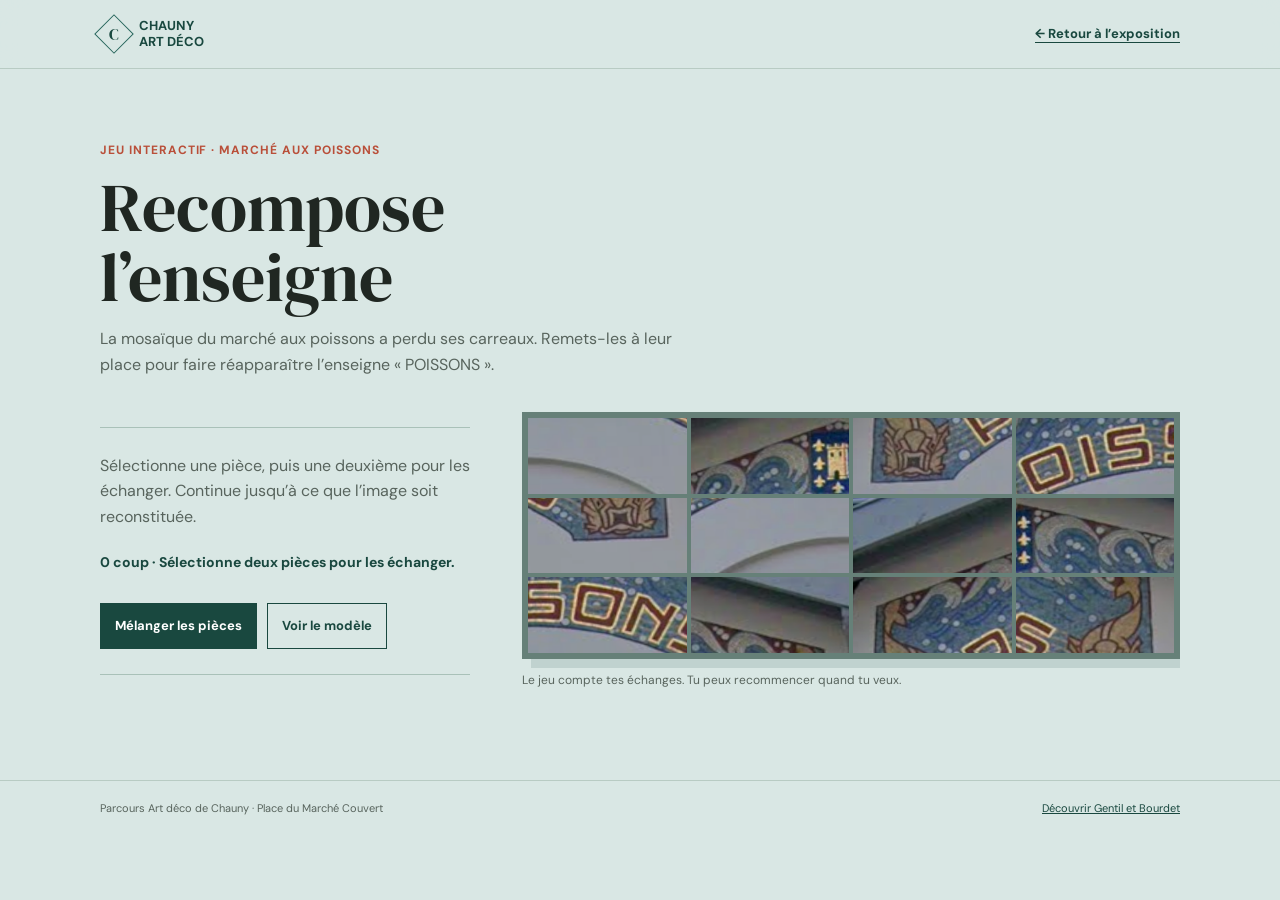
<file: jeu.html>
<!doctype html>
<html lang="fr">
<head>
  <meta charset="utf-8">
  <meta name="viewport" content="width=device-width, initial-scale=1">
  <meta name="theme-color" content="#d9e7e4">
  <meta name="description" content="Recompose la mosaïque du marché aux poissons de Chauny dans ce puzzle interactif.">
  <title>Mini-jeu puzzle | Chauny Art déco</title>
  <link rel="preconnect" href="https://fonts.googleapis.com">
  <link rel="preconnect" href="https://fonts.gstatic.com" crossorigin>
  <link href="https://fonts.googleapis.com/css2?family=DM+Sans:wght@400;500;600;700&family=DM+Serif+Display&display=swap" rel="stylesheet">
  <link rel="stylesheet" href="assets/css/style.css">
  <script defer>
    document.addEventListener('DOMContentLoaded', () => {
      const imageUrl = new URL('assets/images/poissons.png', document.baseURI).href;
      const imageBackground = `url("${imageUrl}")`;
      const board = document.querySelector('#puzzle-board');
      const status = document.querySelector('#puzzle-status');
      const victory = document.querySelector('#victory-message');
      const confettiLayer = document.querySelector('#confetti-layer');
      const pieces = Array.from({length:12}, (_, index) => index);
      const colors = ['#b94f39','#edbd55','#28665d','#fffefa','#466c86'];
      let selectedPiece = null;
      let moves = 0;
      let solved = false;

      function renderPuzzle() {
        board.replaceChildren();
        pieces.forEach((piece, slot) => {
          const tile = document.createElement('button');
          const column = piece % 4;
          const row = Math.floor(piece / 4);
          tile.type = 'button';
          tile.className = 'piece';
          tile.setAttribute('aria-label', `Case ${slot + 1}, pièce ${piece + 1}`);
          tile.setAttribute('aria-pressed', String(selectedPiece === slot));
          tile.style.backgroundImage = imageBackground;
          tile.style.backgroundSize = '400% 300%';
          tile.style.backgroundPosition = `${column / 3 * 100}% ${row / 2 * 100}%`;
          tile.addEventListener('click', () => selectPiece(slot));
          board.append(tile);
        });
      }

      function celebrate() {
        victory.hidden = false;
        victory.textContent = `Bravo ! Tu as reconstitué la mosaïque en ${moves} coups !`;
        confettiLayer.replaceChildren();
        if (window.matchMedia('(prefers-reduced-motion: reduce)').matches) return;
        for (let index = 0; index < 44; index += 1) {
          const confetti = document.createElement('span');
          confetti.className = 'confetti-piece';
          confetti.style.setProperty('--x', `${Math.random() * 100}%`);
          confetti.style.setProperty('--drift', `${Math.random() * 180 - 90}px`);
          confetti.style.setProperty('--duration', `${2.5 + Math.random() * 1.8}s`);
          confetti.style.setProperty('--delay', `${Math.random() * 0.7}s`);
          confetti.style.setProperty('--spin', `${360 + Math.random() * 900}deg`);
          confetti.style.setProperty('--confetti-color', colors[index % colors.length]);
          confettiLayer.append(confetti);
        }
        window.setTimeout(() => confettiLayer.replaceChildren(), 5000);
      }

      function selectPiece(slot) {
        if (solved) return;
        if (selectedPiece === null) {
          selectedPiece = slot;
        } else if (selectedPiece === slot) {
          selectedPiece = null;
        } else {
          [pieces[selectedPiece], pieces[slot]] = [pieces[slot], pieces[selectedPiece]];
          selectedPiece = null;
          moves += 1;
          solved = pieces.every((piece, index) => piece === index);
        }
        renderPuzzle();
        board.classList.toggle('is-solved', solved);
        status.textContent = selectedPiece !== null
          ? 'Pièce sélectionnée. Choisis une autre case pour l’échanger.'
          : `${moves} coup${moves > 1 ? 's' : ''} · Sélectionne deux pièces pour les échanger.`;
        if (solved) celebrate();
      }

      function shufflePuzzle() {
        for (let index = pieces.length - 1; index > 0; index -= 1) {
          const other = Math.floor(Math.random() * (index + 1));
          [pieces[index], pieces[other]] = [pieces[other], pieces[index]];
        }
        if (pieces.every((piece, index) => piece === index)) [pieces[0], pieces[1]] = [pieces[1], pieces[0]];
        selectedPiece = null;
        moves = 0;
        solved = false;
        victory.hidden = true;
        confettiLayer.replaceChildren();
        board.classList.remove('is-solved');
        status.textContent = '0 coup · Sélectionne deux pièces pour les échanger.';
        renderPuzzle();
      }

      document.querySelector('#shuffle-puzzle').addEventListener('click', shufflePuzzle);
      const previewButton = document.querySelector('#preview-puzzle');
      previewButton.addEventListener('click', () => {
        const preview = document.querySelector('#puzzle-preview');
        preview.hidden = !preview.hidden;
        previewButton.setAttribute('aria-expanded', String(!preview.hidden));
        previewButton.textContent = preview.hidden ? 'Voir le modèle' : 'Masquer le modèle';
      });
      document.querySelector('#puzzle-model').src = imageUrl;
      shufflePuzzle();
    });
  </script>
</head>
<body class="page-game">
  <div class="confetti-layer" id="confetti-layer" aria-hidden="true"></div>
  <header class="header"><div class="header-inner">
    <a class="brand" href="index.html" aria-label="Retour à Chauny Art déco"><span class="brand-mark" aria-hidden="true"><span>C</span></span><span>CHAUNY<br>ART DÉCO</span></a>
    <a class="back-link" href="index.html">← Retour à l’exposition</a>
  </div></header>
  <main>
    <section class="intro" aria-labelledby="titre-jeu">
      <p class="eyebrow">Jeu interactif · Marché aux poissons</p>
      <h1 id="titre-jeu">Recompose l’enseigne</h1>
      <p class="intro-copy">La mosaïque du marché aux poissons a perdu ses carreaux. Remets-les à leur place pour faire réapparaître l’enseigne « POISSONS ».</p>
    </section>
    <section class="game-layout" aria-label="Puzzle de la mosaïque">
      <div class="game-info">
        <p class="instructions">Sélectionne une pièce, puis une deuxième pour les échanger. Continue jusqu’à ce que l’image soit reconstituée.</p>
        <p class="status" id="puzzle-status" aria-live="polite">Préparation du puzzle…</p>
        <p class="victory" id="victory-message" role="status" hidden></p>
        <div class="controls">
          <button type="button" id="shuffle-puzzle">Mélanger les pièces</button>
          <button type="button" id="preview-puzzle" aria-expanded="false" aria-controls="puzzle-preview">Voir le modèle</button>
        </div>
      </div>
      <div class="board-wrap">
        <div class="board" id="puzzle-board" aria-label="Puzzle de 12 pièces de la mosaïque POISSONS"></div>
        <p class="hint">Le jeu compte tes échanges. Tu peux recommencer quand tu veux.</p>
        <figure class="preview" id="puzzle-preview" hidden>
          <img id="puzzle-model" alt="Enseigne en mosaïque POISSONS du marché aux poissons de Chauny" width="945" height="376">
          <figcaption>Photo de la mosaïque du marché aux poissons.</figcaption>
        </figure>
      </div>
    </section>
  </main>
  <footer><div class="footer-inner"><span>Parcours Art déco de Chauny · Place du Marché Couvert</span><a href="index.html#ceramistes">Découvrir Gentil et Bourdet</a></div></footer>
</body>
</html>
</file>
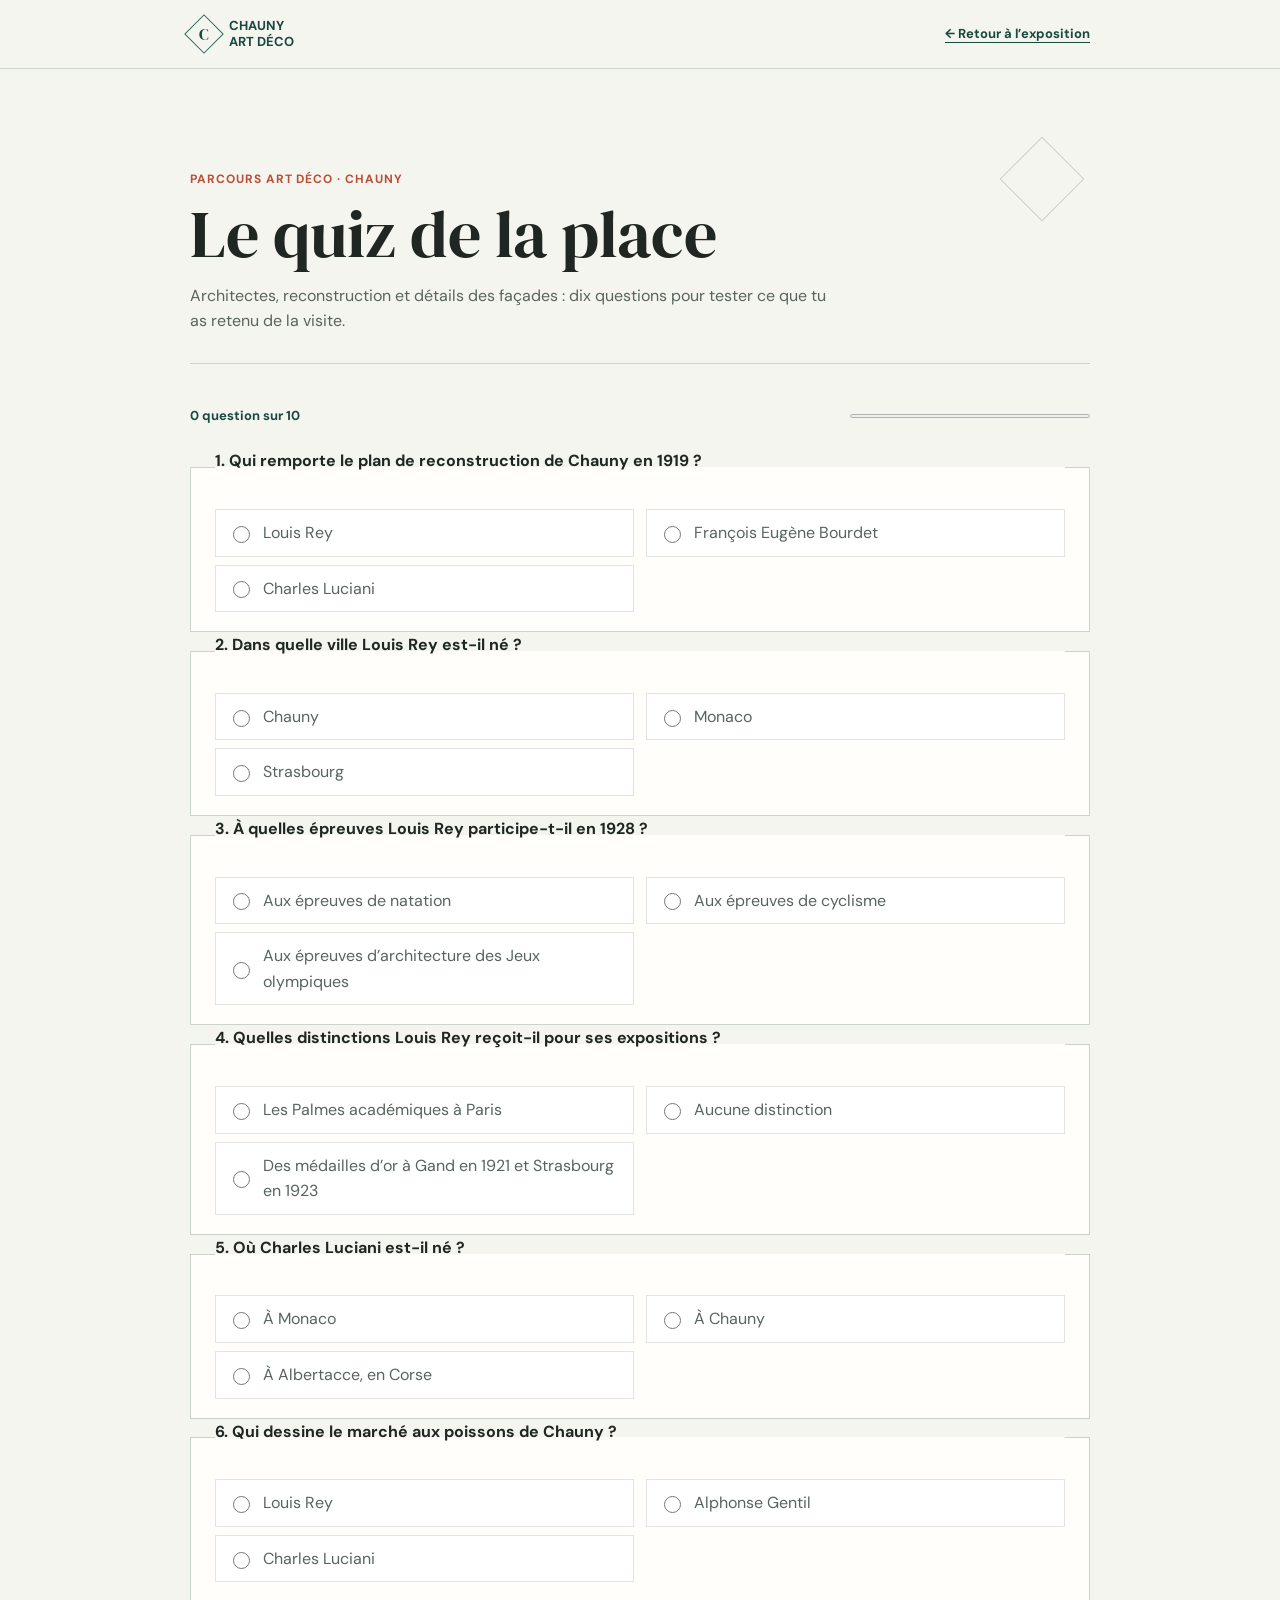
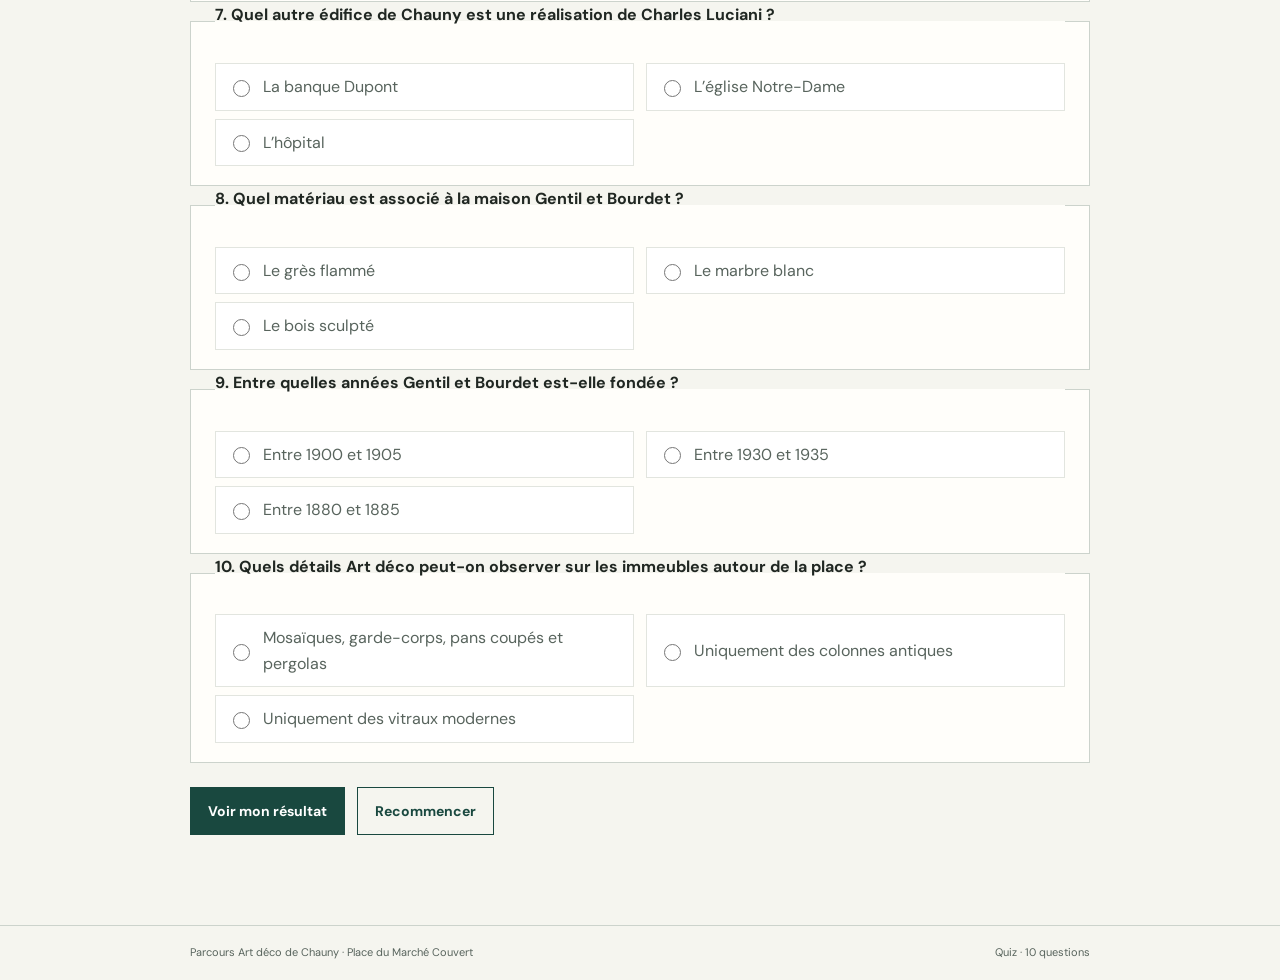
<file: quiz.html>
<!doctype html>
<html lang="fr">
<head>
  <meta charset="utf-8">
  <meta name="viewport" content="width=device-width, initial-scale=1">
  <meta name="theme-color" content="#f5f5ef">
  <meta name="description" content="Teste tes connaissances sur l’Art déco et la reconstruction de Chauny avec ce quiz de dix questions.">
  <title>Quiz Art déco | Chauny</title>
  <link rel="preconnect" href="https://fonts.googleapis.com">
  <link rel="preconnect" href="https://fonts.gstatic.com" crossorigin>
  <link href="https://fonts.googleapis.com/css2?family=DM+Sans:wght@400;500;600;700&family=DM+Serif+Display&display=swap" rel="stylesheet">
  <link rel="stylesheet" href="assets/css/style.css">
  <script defer>
    document.addEventListener('DOMContentLoaded', () => {
      const questions = [
        {text:'Qui remporte le plan de reconstruction de Chauny en 1919 ?',answers:[['rey','Louis Rey'],['luciani','Charles Luciani'],['bourdet','François Eugène Bourdet']],correct:'rey',explanation:'Louis Rey est lauréat du plan de reconstruction de Chauny en 1919.'},
        {text:'Dans quelle ville Louis Rey est-il né ?',answers:[['monaco','Monaco'],['chauny','Chauny'],['strasbourg','Strasbourg']],correct:'monaco',explanation:'Louis Rey est né à Monaco.'},
        {text:'À quelles épreuves Louis Rey participe-t-il en 1928 ?',answers:[['architecture','Aux épreuves d’architecture des Jeux olympiques'],['natation','Aux épreuves de natation'],['cyclisme','Aux épreuves de cyclisme']],correct:'architecture',explanation:'Il participe aux épreuves d’architecture des Jeux olympiques de 1928.'},
        {text:'Quelles distinctions Louis Rey reçoit-il pour ses expositions ?',answers:[['medailles','Des médailles d’or à Gand en 1921 et Strasbourg en 1923'],['palmes','Les Palmes académiques à Paris'],['aucune','Aucune distinction']],correct:'medailles',explanation:'Il reçoit des médailles d’or aux expositions de Gand et de Strasbourg.'},
        {text:'Où Charles Luciani est-il né ?',answers:[['albertacce','À Albertacce, en Corse'],['monaco','À Monaco'],['chauny','À Chauny']],correct:'albertacce',explanation:'Charles Luciani est né à Albertacce, en Corse.'},
        {text:'Qui dessine le marché aux poissons de Chauny ?',answers:[['luciani','Charles Luciani'],['rey','Louis Rey'],['gentil','Alphonse Gentil']],correct:'luciani',explanation:'Le marché aux poissons est conçu par l’architecte Charles Luciani.'},
        {text:'Quel autre édifice de Chauny est une réalisation de Charles Luciani ?',answers:[['notre-dame','L’église Notre-Dame'],['banque','La banque Dupont'],['hopital','L’hôpital']],correct:'notre-dame',explanation:'Parmi ses réalisations à Chauny figurent l’église Notre-Dame, le kiosque à musique et le bâtiment des sociétés.'},
        {text:'Quel matériau est associé à la maison Gentil et Bourdet ?',answers:[['gres','Le grès flammé'],['marbre','Le marbre blanc'],['bois','Le bois sculpté']],correct:'gres',explanation:'Gentil et Bourdet est une manufacture de grès flammés.'},
        {text:'Entre quelles années Gentil et Bourdet est-elle fondée ?',answers:[['1900','Entre 1900 et 1905'],['1880','Entre 1880 et 1885'],['1930','Entre 1930 et 1935']],correct:'1900',explanation:'La manufacture est fondée entre 1900 et 1905.'},
        {text:'Quels détails Art déco peut-on observer sur les immeubles autour de la place ?',answers:[['tous','Mosaïques, garde-corps, pans coupés et pergolas'],['colonnes','Uniquement des colonnes antiques'],['vitraux','Uniquement des vitraux modernes']],correct:'tous',explanation:'La place présente notamment des mosaïques, des garde-corps, des pans coupés et des pergolas.'}
      ];
      const form = document.querySelector('#quiz-form');
      const questionList = document.querySelector('#questions');
      const result = document.querySelector('#quiz-result');
      const progress = document.querySelector('#quiz-progress');
      const progressLabel = document.querySelector('#progress-label');

      questions.forEach((question, index) => {
        const fieldset = document.createElement('fieldset');
        fieldset.className = 'question';
        fieldset.dataset.index = String(index);
        const legend = document.createElement('legend');
        legend.textContent = `${index + 1}. ${question.text}`;
        fieldset.append(legend);
        const answers = document.createElement('div');
        answers.className = 'answers';
        const shuffledAnswers = [...question.answers];
        for (let answerIndex = shuffledAnswers.length - 1; answerIndex > 0; answerIndex -= 1) {
          const swapIndex = Math.floor(Math.random() * (answerIndex + 1));
          [shuffledAnswers[answerIndex], shuffledAnswers[swapIndex]] = [shuffledAnswers[swapIndex], shuffledAnswers[answerIndex]];
        }
        shuffledAnswers.forEach(([value, label], answerIndex) => {
          const answerLabel = document.createElement('label');
          answerLabel.className = 'answer';
          const input = document.createElement('input');
          input.type = 'radio';
          input.name = `q${index + 1}`;
          input.value = value;
          if (answerIndex === 0) input.required = true;
          answerLabel.append(input, document.createTextNode(label));
          answers.append(answerLabel);
        });
        const feedback = document.createElement('p');
        feedback.className = 'question-feedback';
        feedback.id = `feedback-${index + 1}`;
        fieldset.append(answers, feedback);
        questionList.append(fieldset);
      });

      form.addEventListener('change', () => {
        const answered = questions.filter((_, index) => form.querySelector(`[name="q${index + 1}"]:checked`)).length;
        progress.value = answered;
        progressLabel.textContent = `${answered} question${answered > 1 ? 's' : ''} sur ${questions.length}`;
      });

      form.addEventListener('submit', event => {
        event.preventDefault();
        const missing = [...questionList.querySelectorAll('.question')].find((fieldset, index) => !form.querySelector(`[name="q${index + 1}"]:checked`));
        if (missing) {
          missing.classList.add('is-missing');
          result.textContent = 'Réponds aux 10 questions avant de voir ton résultat.';
          result.className = 'result error';
          missing.querySelector('input').focus();
          return;
        }
        let score = 0;
        questions.forEach((question, index) => {
          const fieldset = questionList.children[index];
          const selected = form.querySelector(`[name="q${index + 1}"]:checked`).value;
          const correct = selected === question.correct;
          if (correct) score += 1;
          fieldset.classList.remove('is-missing');
          fieldset.classList.add(correct ? 'is-correct' : 'is-wrong');
          fieldset.querySelector('.question-feedback').textContent = correct ? `Bonne réponse. ${question.explanation}` : `La bonne réponse était « ${question.answers.find(([value]) => value === question.correct)[1]} ». ${question.explanation}`;
        });
        result.textContent = `Résultat : ${score} / ${questions.length}${score === questions.length ? ' · Excellent, tu connais bien la place !' : score >= 7 ? ' · Très bon résultat !' : ' · Relis le parcours et réessaie.'}`;
        result.className = 'result';
        result.focus();
      });

      document.querySelector('#reset-quiz').addEventListener('click', () => {
        form.reset();
        questionList.querySelectorAll('.question').forEach(fieldset => {
          fieldset.classList.remove('is-correct','is-wrong','is-missing');
          fieldset.querySelector('.question-feedback').textContent = '';
        });
        progress.value = 0;
        progressLabel.textContent = `0 question sur ${questions.length}`;
        result.textContent = '';
        result.className = 'result';
      });
    });
  </script>
</head>
<body class="page-quiz">
  <header class="header"><div class="header-inner">
    <a class="brand" href="index.html" aria-label="Retour à Chauny Art déco"><span class="brand-mark" aria-hidden="true"><span>C</span></span><span>CHAUNY<br>ART DÉCO</span></a>
    <a class="back-link" href="index.html">← Retour à l’exposition</a>
  </div></header>
  <main>
    <section class="intro" aria-labelledby="page-title">
      <p class="eyebrow">Parcours Art déco · Chauny</p>
      <h1 id="page-title">Le quiz de la place</h1>
      <p>Architectes, reconstruction et détails des façades : dix questions pour tester ce que tu as retenu de la visite.</p>
    </section>
    <div class="progress-row"><strong id="progress-label">0 question sur 10</strong><progress id="quiz-progress" max="10" value="0" aria-label="Progression du quiz"></progress></div>
    <form id="quiz-form" novalidate>
      <div id="questions"></div>
      <div class="actions"><button class="submit" type="submit">Voir mon résultat</button><button class="reset" id="reset-quiz" type="button">Recommencer</button><p class="result" id="quiz-result" role="status" aria-live="polite" tabindex="-1"></p></div>
    </form>
  </main>
  <footer><div class="footer-inner"><span>Parcours Art déco de Chauny · Place du Marché Couvert</span><span>Quiz · 10 questions</span></div></footer>
</body>
</html>
</file>
<file: assets/css/style.css>
:root {
            color-scheme: light;
            --paper: #f5f5ef;
            --white: #fffefa;
            --ink: #202722;
            --muted: #58645d;
            --green: #28665d;
            --deep: #19483f;
            --pale: #e2ece6;
            --red: #b94f39;
            --yellow: #edbd55;
            --line: #ccd3cc;
            --serif: "DM Serif Display", Georgia, serif;
            --sans: "DM Sans", "Trebuchet MS", sans-serif;
            --content: 1120px
        }

        *,
        *::before,
        *::after {
            box-sizing: border-box
        }

        html {
            scroll-behavior: smooth;
            scroll-padding-top: 92px
        }

        body {
            margin: 0;
            color: var(--ink);
            background: var(--paper);
            font: 16px/1.65 var(--sans)
        }

        a {
            color: inherit
        }

        button,
        input {
            font: inherit
        }

        button,
        a {
            touch-action: manipulation
        }

        button:focus-visible,
        a:focus-visible,
        input:focus-visible,
        summary:focus-visible {
            outline: 3px solid var(--red);
            outline-offset: 4px
        }

        h1,
        h2,
        h3,
        p {
            margin-top: 0
        }

        h1,
        h2,
        h3 {
            text-wrap: balance
        }

        .skip {
            position: absolute;
            z-index: 20;
            top: 8px;
            left: 8px;
            padding: 10px 14px;
            background: white;
            transform: translateY(-150%)
        }

        .skip:focus {
            transform: none
        }

        .header {
            position: sticky;
            z-index: 10;
            top: 0;
            border-bottom: 1px solid var(--line);
            background: rgb(245 245 239 / 95%);
            backdrop-filter: blur(12px)
        }

        .header-inner {
            width: min(var(--content), calc(100% - 40px));
            min-height: 68px;
            margin: auto;
            display: flex;
            align-items: center;
            justify-content: space-between;
            gap: 24px
        }

        .brand {
            display: flex;
            align-items: center;
            gap: 11px;
            color: var(--deep);
            font-size: 13px;
            font-weight: 700;
            line-height: 1.2;
            text-decoration: none
        }

        .brand-mark {
            width: 28px;
            height: 28px;
            display: grid;
            place-items: center;
            border: 1px solid var(--green);
            font: 16px/1 var(--serif);
            transform: rotate(45deg)
        }

        .brand-mark span {
            transform: rotate(-45deg)
        }

        .actions,
        .nav {
            display: flex;
            align-items: center;
            gap: 24px
        }

        .nav {
            gap: 21px
        }

        .nav a {
            color: var(--muted);
            font-size: 13px;
            font-weight: 600;
            text-decoration: none
        }

        .nav a:hover {
            color: var(--deep)
        }

        .qr-open {
            min-height: 44px;
            padding: 8px 13px;
            display: inline-flex;
            align-items: center;
            justify-content: center;
            gap: 9px;
            border: 1px solid var(--deep);
            background: var(--deep);
            color: #fff;
            font-size: 13px;
            font-weight: 700;
            cursor: pointer;
            transition: background 180ms ease, transform 180ms ease
        }

        .qr-open:hover {
            background: var(--green);
            transform: translateY(-1px)
        }

        .qr-open svg {
            width: 17px;
            height: 17px
        }

        main {
            overflow: hidden
        }

        .hero {
            position: relative;
            width: min(var(--content), calc(100% - 40px));
            min-height: 590px;
            margin: auto;
            padding: 76px 0 72px;
            display: grid;
            grid-template-columns: .92fr 1.08fr;
            align-items: center;
            gap: clamp(42px, 7vw, 94px)
        }

        .hero:before {
            position: absolute;
            z-index: -1;
            top: 34px;
            left: 43%;
            width: 180px;
            height: 180px;
            border: 1px solid #d9d8c9;
            content: "";
            transform: rotate(45deg)
        }

        .eyebrow {
            margin: 0 0 18px;
            color: var(--red);
            font-size: 12px;
            font-weight: 700;
            letter-spacing: .08em;
            text-transform: uppercase
        }

        h1 {
            max-width: 540px;
            margin-bottom: 23px;
            font: 400 clamp(48px, 6.3vw, 78px)/.99 var(--serif)
        }

        h1 span {
            color: var(--green);
            font-style: italic
        }

        .hero-copy {
            max-width: 430px;
            color: var(--muted);
            font-size: 17px
        }

        .hero-links {
            margin-top: 30px;
            display: flex;
            align-items: center;
            flex-wrap: wrap;
            gap: 20px
        }

        .text-link {
            color: var(--deep);
            font-size: 14px;
            font-weight: 700;
            text-decoration-thickness: 1px;
            text-underline-offset: 5px
        }

        .text-link:hover {
            color: var(--red)
        }

        .hero-note {
            margin: 36px 0 0;
            padding-top: 14px;
            border-top: 1px solid var(--line);
            color: var(--muted);
            font-size: 12px
        }

        .hero-image-wrap {
            position: relative;
            min-width: 0;
            margin: 0
        }

        .hero-image-wrap:before {
            position: absolute;
            z-index: -1;
            top: -18px;
            right: -18px;
            width: 72%;
            height: 72%;
            border: 1px solid var(--green);
            content: ""
        }

        .hero-image {
            width: 100%;
            aspect-ratio: 1.18;
            display: block;
            object-fit: cover;
            object-position: center;
            background: var(--pale)
        }

        .image-caption {
            max-width: 85%;
            margin: 12px 0 0 auto;
            color: var(--muted);
            font-size: 11px;
            line-height: 1.5
        }

        .image-caption a {
            color: var(--deep)
        }

        .route {
            border-block: 1px solid var(--line);
            background: var(--white)
        }

        .route-inner {
            width: min(var(--content), calc(100% - 40px));
            min-height: 76px;
            margin: auto;
            display: flex;
            align-items: center;
            justify-content: space-between;
            gap: 20px
        }

        .route-label {
            color: var(--muted);
            font-size: 12px
        }

        .route-list {
            margin: 0;
            padding: 0;
            display: flex;
            align-items: center;
            gap: clamp(12px, 3vw, 36px);
            list-style: none
        }

        .route-list a {
            display: inline-flex;
            align-items: center;
            gap: 9px;
            font-size: 13px;
            font-weight: 600;
            text-decoration: none
        }

        .route-list a:hover {
            color: var(--green)
        }

        .route-list span {
            color: var(--red);
            font: 18px/1 var(--serif)
        }

        .section {
            padding: 112px 20px
        }

        .inner {
            width: min(var(--content), 100%);
            margin: auto
        }

        .heading {
            margin-bottom: 48px;
            display: grid;
            grid-template-columns: 150px 1fr;
            gap: 34px;
            align-items: start
        }

        .number {
            padding-top: 12px;
            color: var(--red);
            font: 26px/1 var(--serif)
        }

        .heading h2 {
            max-width: 740px;
            margin-bottom: 13px;
            font: 400 clamp(38px, 5vw, 58px)/1.05 var(--serif)
        }

        .heading p {
            max-width: 620px;
            margin-bottom: 0;
            color: var(--muted)
        }

        .place {
            background: var(--deep);
            color: var(--white)
        }

        .place .number {
            color: var(--yellow)
        }

        .place .heading p,
        .place-item p {
            color: #d4e0d9
        }

        .place-grid {
            display: grid;
            grid-template-columns: 1fr 1fr;
            border-top: 1px solid #668078
        }

        .place-item {
            min-height: 255px;
            padding: 27px 32px 28px 0
        }

        .place-item+.place-item {
            padding-right: 0;
            padding-left: 32px;
            border-left: 1px solid #668078
        }

        .item-index {
            color: var(--yellow);
            font-size: 11px;
            font-weight: 700;
            letter-spacing: .08em;
            text-transform: uppercase
        }

        .place-item h3 {
            margin: 10px 0 12px;
            color: var(--white);
            font: 400 30px/1.15 var(--serif)
        }

        .place-item p {
            max-width: 470px;
            margin-bottom: 17px
        }

        .look {
            margin: 17px 0 0;
            padding: 12px 0 0;
            border-top: 1px solid #668078;
            color: #eff2ec;
            font-size: 13px
        }

        .look strong {
            color: var(--yellow)
        }

        .people {
            display: grid;
            grid-template-columns: 1fr 1fr;
            border-top: 1px solid var(--line)
        }

        .person {
            padding: 29px 34px 0 0
        }

        .person+.person {
            padding-right: 0;
            padding-left: 34px;
            border-left: 1px solid var(--line)
        }

        .person h3 {
            margin-bottom: 4px;
            font: 400 32px/1.1 var(--serif)
        }

        .dates {
            margin-bottom: 20px;
            color: var(--red);
            font-size: 13px;
            font-weight: 700
        }

        .person p {
            color: var(--muted)
        }

        .person strong {
            color: var(--ink)
        }

        .person details {
            margin-top: 19px;
            border-top: 1px solid var(--line)
        }

        .person summary {
            padding: 12px 0;
            color: var(--deep);
            font-size: 13px;
            font-weight: 700;
            cursor: pointer
        }

        .person details p {
            font-size: 14px
        }

        .facades {
            padding-block: 92px;
            background: var(--pale)
        }

        .facades-layout {
            display: block
        }

        .facades-layout .heading {
            margin: 0;
            grid-template-columns: 100px 1fr
        }

        .facades-layout .heading h2 {
            font-size: clamp(36px, 4.5vw, 52px)
        }

        .feature-list {
            margin: 20px 0 0;
            padding: 0;
            list-style: none;
            border-top: 1px solid #bacbc0
        }

        .feature-list li {
            padding: 11px 0;
            border-bottom: 1px solid #bacbc0;
            display: flex;
            align-items: baseline;
            justify-content: space-between;
            gap: 18px;
            font-weight: 600
        }

        .feature-list span {
            color: var(--green);
            font: 19px/1 var(--serif)
        }

        .ceramic {
            background: var(--white)
        }

        .ceramic-layout {
            display: grid;
            grid-template-columns: .7fr 1.3fr;
            gap: 90px;
            align-items: start
        }

        .ceramic-layout .number {
            margin-bottom: 15px
        }

        .ceramic-layout h2 {
            margin-bottom: 15px;
            font: 400 clamp(38px, 4.7vw, 55px)/1.05 var(--serif)
        }

        .ceramic-intro,
        .ceramic-copy p {
            color: var(--muted)
        }

        .ceramic-copy {
            padding-top: 12px
        }

        .ceramic-copy p {
            max-width: 620px
        }

        .ceramic-copy strong {
            color: var(--ink)
        }

        .stamp {
            margin-top: 28px;
            padding-top: 16px;
            border-top: 1px solid var(--line);
            display: flex;
            align-items: center;
            gap: 16px;
            color: var(--deep);
            font-size: 13px;
            font-weight: 700
        }

        .stamp span {
            width: 35px;
            height: 35px;
            display: grid;
            place-items: center;
            border: 1px solid var(--red);
            color: var(--red);
            font: 21px/1 var(--serif);
            transform: rotate(45deg)
        }

        .stamp i {
            font-style: normal;
            transform: rotate(-45deg)
        }

        .closing {
            padding: 38px 20px;
            background: var(--red);
            color: white
        }

        .closing-inner {
            width: min(var(--content), 100%);
            margin: auto;
            display: flex;
            align-items: center;
            justify-content: space-between;
            gap: 25px
        }

        .closing p {
            margin: 0;
            font: 400 24px/1.2 var(--serif)
        }

        .closing .qr-open {
            border-color: white;
            background: white;
            color: var(--deep)
        }

        .closing .qr-open:hover {
            background: var(--paper)
        }

        footer {
            padding: 20px;
            color: var(--muted);
            font-size: 11px
        }

        .footer-inner {
            width: min(var(--content), 100%);
            margin: auto;
            display: flex;
            justify-content: space-between;
            gap: 20px
        }

        footer a {
            color: var(--deep)
        }

        dialog {
            width: min(760px, calc(100% - 28px));
            max-height: min(88dvh, 780px);
            padding: 0;
            border: 1px solid var(--line);
            background: var(--paper);
            color: var(--ink);
            box-shadow: 0 24px 80px rgb(22 42 31 / 25%)
        }

        dialog::backdrop {
            background: rgb(24 40 32 / 65%);
            backdrop-filter: blur(3px)
        }

        .dialog-head {
            padding: 25px 27px 18px;
            display: flex;
            align-items: start;
            justify-content: space-between;
            gap: 20px;
            border-bottom: 1px solid var(--line)
        }

        .dialog-head .eyebrow {
            margin-bottom: 6px
        }

        .dialog-head h2 {
            margin: 0;
            font: 400 31px/1.1 var(--serif)
        }

        .dialog-close {
            width: 44px;
            height: 44px;
            flex: 0 0 auto;
            border: 1px solid var(--line);
            background: var(--white);
            color: var(--ink);
            font-size: 24px;
            line-height: 1;
            cursor: pointer
        }

        .dialog-body {
            padding: 17px 27px 27px
        }

        .dialog-note {
            margin-bottom: 17px;
            color: var(--muted);
            font-size: 13px
        }

        .qr-grid {
            display: grid;
            grid-template-columns: 1fr 1fr;
            gap: 12px
        }

        .qr-item {
            min-width: 0;
            padding: 15px;
            display: grid;
            grid-template-columns: 108px 1fr;
            align-items: center;
            gap: 15px;
            border: 1px solid var(--line);
            background: var(--white)
        }

        .qr-code {
            width: 108px;
            height: 108px;
            display: grid;
            place-items: center;
            background: white
        }

        .qr-code canvas,
        .qr-code img {
            width: 108px !important;
            height: 108px !important;
            image-rendering: pixelated
        }

        .qr-copy h3 {
            margin: 0 0 4px;
            font: 400 19px/1.15 var(--serif)
        }

        .qr-copy p {
            margin: 0 0 9px;
            color: var(--muted);
            font-size: 11px;
            line-height: 1.45
        }

        .qr-download {
            padding: 0;
            border: 0;
            background: none;
            color: var(--deep);
            font-size: 12px;
            font-weight: 700;
            text-decoration: underline;
            text-underline-offset: 3px;
            cursor: pointer
        }

        .qr-status {
            min-height: 24px;
            margin: 13px 0 0;
            color: var(--red);
            font-size: 12px
        }

        @media(max-width:760px) {
            html {
                scroll-padding-top: 74px
            }

            .header-inner {
                width: calc(100% - 28px);
                min-height: 62px
            }

            .nav {
                display: none
            }

            .actions {
                gap: 0
            }

            .qr-open {
                padding: 8px 10px;
                font-size: 12px
            }

            .hero {
                width: calc(100% - 36px);
                min-height: auto;
                padding: 60px 0 52px;
                grid-template-columns: 1fr;
                gap: 36px
            }

            .hero:before {
                top: 38px;
                left: auto;
                right: -40px;
                width: 120px;
                height: 120px
            }

            h1 {
                max-width: 440px;
                font-size: clamp(48px, 14vw, 68px)
            }

            .hero-copy {
                font-size: 16px
            }

            .hero-image-wrap {
                width: calc(100% - 12px)
            }

            .hero-image-wrap:before {
                top: -11px;
                right: -11px
            }

            .hero-image {
                aspect-ratio: 1.2
            }

            .route-inner {
                width: calc(100% - 36px);
                padding: 14px 0;
                align-items: start;
                flex-direction: column;
                gap: 8px
            }

            .route-list {
                width: 100%;
                flex-wrap: wrap;
                gap: 8px 17px
            }

            .route-list a {
                font-size: 12px
            }

            .section {
                padding: 76px 18px
            }

            .heading {
                margin-bottom: 32px;
                grid-template-columns: 1fr;
                gap: 10px
            }

            .number {
                padding: 0
            }

            .heading h2 {
                font-size: 42px
            }

            .place-grid,
            .people {
                grid-template-columns: 1fr
            }

            .place-item {
                min-height: auto;
                padding: 22px 0 26px
            }

            .place-item+.place-item {
                padding: 22px 0 10px;
                border-top: 1px solid #668078;
                border-left: 0
            }

            .person {
                padding: 23px 0 25px
            }

            .person+.person {
                padding: 25px 0 0;
                border-top: 1px solid var(--line);
                border-left: 0
            }

            .facades {
                padding-block: 72px
            }

            .facades-layout .heading {
                grid-template-columns: 1fr;
                gap: 10px
            }

            .ceramic-layout {
                grid-template-columns: 1fr;
                gap: 20px
            }

            .ceramic-layout h2 {
                font-size: 45px
            }

            .closing-inner {
                align-items: start;
                flex-direction: column
            }

            .footer-inner {
                flex-direction: column;
                gap: 6px
            }

            .qr-grid {
                grid-template-columns: 1fr
            }

            .dialog-head {
                padding: 20px 18px 15px
            }

            .dialog-body {
                padding: 14px 18px 20px
            }
        }

        @media(max-width:390px) {
            .brand {
                font-size: 11px
            }

            .brand-mark {
                width: 25px;
                height: 25px
            }

            .qr-open {
                gap: 6px
            }

            .qr-item {
                padding: 10px;
                grid-template-columns: 88px 1fr;
                gap: 11px
            }

            .qr-code,
            .qr-code canvas,
            .qr-code img {
                width: 88px !important;
                height: 88px !important
            }
        }

        @media(prefers-reduced-motion:reduce) {

            *,
            *::before,
            *::after {
                scroll-behavior: auto !important;
                animation-duration: .01ms !important;
                animation-iteration-count: 1 !important;
                transition-duration: .01ms !important
            }
        }

body.page-game {
    color-scheme: light;
    --paper: #d9e7e4;
    --white: #fffefa;
    --ink: #202722;
    --muted: #58645d;
    --green: #28665d;
    --deep: #19483f;
    --red: #b94f39;
    --yellow: #edbd55;
    --line: #b8cbc3;
    --serif: "DM Serif Display", Georgia, serif;
    --sans: "DM Sans", "Trebuchet MS", sans-serif;
    --content: 1080px;
    min-height: 100vh;
    margin: 0;
    color: var(--ink);
    background: var(--paper);
    font: 16px/1.6 var(--sans);

    a { color: inherit; }
    button, a { font: inherit; touch-action: manipulation; }
    button:focus-visible, a:focus-visible { outline: 3px solid var(--red); outline-offset: 4px; }
    .header { border-bottom: 1px solid var(--line); background: rgb(217 231 228 / 90%); }
    .header-inner { width: min(var(--content), calc(100% - 40px)); min-height: 68px; margin: auto; display: flex; align-items: center; justify-content: space-between; gap: 18px; }
    .brand { display: flex; align-items: center; gap: 11px; color: var(--deep); font-size: 13px; font-weight: 700; line-height: 1.2; text-decoration: none; }
    .brand-mark { width: 28px; height: 28px; display: grid; place-items: center; border: 1px solid var(--green); font: 16px/1 var(--serif); transform: rotate(45deg); }
    .brand-mark span { transform: rotate(-45deg); }
    .back-link { color: var(--deep); font-size: 13px; font-weight: 700; text-decoration-thickness: 1px; text-underline-offset: 4px; }
    .back-link:hover { color: var(--red); }
    main { width: min(var(--content), calc(100% - 40px)); margin: auto; padding: 72px 0 90px; }
    .intro { max-width: 660px; margin-bottom: 35px; }
    .eyebrow { margin: 0 0 13px; color: var(--red); font-size: 12px; font-weight: 700; letter-spacing: .08em; text-transform: uppercase; }
    h1 { margin: 0 0 14px; font: 400 clamp(42px, 6vw, 68px)/1.02 var(--serif); text-wrap: balance; }
    .intro-copy { max-width: 590px; margin: 0; color: var(--muted); }
    .game-layout { display: grid; grid-template-columns: .72fr 1.28fr; gap: 52px; align-items: center; }
    .game-info { padding: 25px 0; border-top: 1px solid #a9c1b8; border-bottom: 1px solid #a9c1b8; }
    .instructions { margin: 0; color: var(--muted); }
    .status { min-height: 52px; margin: 22px 0 0; color: var(--deep); font-size: 14px; font-weight: 700; }
    .victory { margin: 0 0 16px; padding: 14px 16px; border-left: 4px solid var(--yellow); background: var(--white); color: var(--deep); font: 400 24px/1.2 var(--serif); }
    .victory[hidden] { display: none; }
    .controls { display: flex; flex-wrap: wrap; gap: 10px; }
    .controls button { min-height: 46px; padding: 10px 14px; border: 1px solid var(--deep); background: transparent; color: var(--deep); font-size: 13px; font-weight: 700; cursor: pointer; }
    .controls button:first-child { background: var(--deep); color: #fff; }
    .controls button:hover { background: var(--green); color: #fff; }
    .board-wrap { min-width: 0; }
    .board { width: 100%; aspect-ratio: 8/3; padding: 5px; display: grid; grid-template-columns: repeat(4, minmax(0, 1fr)); grid-template-rows: repeat(3, minmax(0, 1fr)); gap: 4px; border: 1px solid #668078; background: #668078; box-shadow: 9px 9px 0 rgb(25 72 63 / 13%); }
    .piece { position: relative; min-width: 0; min-height: 0; padding: 0; border: 0; background-color: #e2ece6; background-repeat: no-repeat; cursor: pointer; touch-action: manipulation; transition: filter 150ms ease; }
    .piece:hover { filter: brightness(1.08); z-index: 1; }
    .piece[aria-pressed="true"] { outline: 4px solid var(--yellow); outline-offset: -4px; filter: brightness(1.12); z-index: 2; }
    .piece:focus-visible { outline: 4px solid var(--red); outline-offset: -4px; z-index: 3; }
    .board.is-solved { border-color: var(--yellow); box-shadow: 9px 9px 0 rgb(185 79 57 / 18%); }
    .hint { margin: 12px 0 0; color: var(--muted); font-size: 12px; }
    .preview { margin: 16px 0 0; padding: 9px; border: 1px solid #9db7ad; background: var(--white); }
    .preview img { width: 100%; height: auto; display: block; }
    .preview figcaption { padding: 7px 2px 0; color: var(--muted); font-size: 11px; }
    .confetti-layer { position: fixed; z-index: 20; inset: 0; overflow: hidden; pointer-events: none; }
    .confetti-piece { position: absolute; top: -18px; left: var(--x); width: 9px; height: 14px; border-radius: 2px; background: var(--confetti-color); opacity: 0; animation: confetti-fall var(--duration) var(--delay) ease-in forwards; }
    .confetti-piece:nth-child(3n) { width: 7px; height: 7px; border-radius: 50%; }
    .confetti-piece:nth-child(4n) { width: 6px; height: 17px; }
    footer { padding: 19px 20px; border-top: 1px solid var(--line); color: var(--muted); font-size: 11px; }
    .footer-inner { width: min(var(--content), 100%); margin: auto; display: flex; justify-content: space-between; gap: 16px; }
    footer a { color: var(--deep); }

    @media (max-width: 760px) {
        .header-inner { width: calc(100% - 32px); min-height: 62px; }
        .brand { font-size: 11px; }
        .main { padding-top: 48px; }
        main { width: calc(100% - 36px); padding: 48px 0 64px; }
        .game-layout { grid-template-columns: 1fr; gap: 24px; }
        .intro { margin-bottom: 27px; }
        .game-info { padding: 19px 0; }
        .status { min-height: 0; margin: 13px 0 17px; }
        .board { gap: 3px; padding: 4px; }
        .hint { font-size: 11px; }
        .footer-inner { flex-direction: column; gap: 5px; }
    }

    @media (prefers-reduced-motion: reduce) {
        .piece { transition: none; }
        .confetti-piece { display: none; }
    }
}

@keyframes confetti-fall {
    0% { opacity: 0; transform: translate3d(0, -4vh, 0) rotate(0); }
    12% { opacity: 1; }
    100% { opacity: 0; transform: translate3d(var(--drift), 108vh, 0) rotate(var(--spin)); }
}

body.page-quiz {
    color-scheme: light;
    --paper: #f5f5ef;
    --white: #fffefa;
    --ink: #202722;
    --muted: #58645d;
    --green: #28665d;
    --deep: #19483f;
    --pale: #e2ece6;
    --red: #b94f39;
    --yellow: #edbd55;
    --line: #ccd3cc;
    --serif: "DM Serif Display", Georgia, serif;
    --sans: "DM Sans", "Trebuchet MS", sans-serif;
    --content: 900px;
    margin: 0;
    color: var(--ink);
    background: var(--paper);
    font: 16px/1.6 var(--sans);

    a { color: inherit; }
    button, input { font: inherit; }
    button, a, input { touch-action: manipulation; }
    button:focus-visible, a:focus-visible, input:focus-visible { outline: 3px solid var(--red); outline-offset: 4px; }
    .header { border-bottom: 1px solid var(--line); background: var(--paper); }
    .header-inner { width: min(var(--content), calc(100% - 40px)); min-height: 68px; margin: auto; display: flex; align-items: center; justify-content: space-between; gap: 20px; }
    .brand { display: flex; align-items: center; gap: 11px; color: var(--deep); font-size: 13px; font-weight: 700; line-height: 1.2; text-decoration: none; }
    .brand-mark { width: 28px; height: 28px; display: grid; place-items: center; border: 1px solid var(--green); font: 16px/1 var(--serif); transform: rotate(45deg); }
    .brand-mark span { transform: rotate(-45deg); }
    .back-link { color: var(--deep); font-size: 13px; font-weight: 700; text-decoration-thickness: 1px; text-underline-offset: 4px; }
    .back-link:hover { color: var(--red); }
    main { width: min(var(--content), calc(100% - 40px)); margin: auto; padding: 66px 0 90px; }
    .intro { margin-bottom: 42px; padding: 35px 0 29px; border-bottom: 1px solid var(--line); position: relative; }
    .intro:after { position: absolute; right: 18px; top: 14px; width: 60px; height: 60px; border: 1px solid #cdd2c6; content: ""; transform: rotate(45deg); pointer-events: none; }
    .eyebrow { margin: 0 0 12px; color: var(--red); font-size: 12px; font-weight: 700; letter-spacing: .08em; text-transform: uppercase; }
    h1 { max-width: 700px; margin: 0 0 14px; font: 400 clamp(44px, 6vw, 66px)/1.02 var(--serif); text-wrap: balance; }
    .intro p:last-child { max-width: 650px; margin: 0; color: var(--muted); }
    .progress-row { margin-bottom: 22px; display: flex; align-items: center; justify-content: space-between; gap: 20px; color: var(--muted); font-size: 13px; }
    .progress-row strong { color: var(--deep); }
    progress { width: min(240px, 48%); height: 8px; accent-color: var(--green); }
    form { display: grid; gap: 14px; }
    .question { min-width: 0; margin: 0; padding: 22px 24px 19px; border: 1px solid var(--line); background: var(--white); }
    .question legend { width: 100%; padding: 0 0 13px; font-weight: 700; }
    .answers { display: grid; grid-template-columns: 1fr 1fr; gap: 8px 12px; }
    .answer { min-height: 46px; padding: 10px 12px; display: flex; align-items: center; gap: 10px; border: 1px solid #e2e5df; background: #fff; color: var(--muted); cursor: pointer; transition: border-color 150ms ease, background 150ms ease; }
    .answer:hover { border-color: #829f91; background: #f8faf6; }
    .answer input { width: 17px; height: 17px; flex: 0 0 auto; accent-color: var(--deep); }
    .question.is-correct { border-left: 4px solid var(--green); }
    .question.is-wrong { border-left: 4px solid var(--red); }
    .question.is-missing { border-color: var(--red); }
    .question-feedback { min-height: 0; margin: 10px 0 0; color: var(--muted); font-size: 13px; }
    .question-feedback:empty { display: none; }
    .question.is-correct .question-feedback { color: var(--deep); }
    .question.is-wrong .question-feedback { color: #8e392a; }
    .actions { padding: 10px 0 0; display: flex; align-items: center; flex-wrap: wrap; gap: 12px; }
    .submit, .reset { min-height: 48px; padding: 11px 17px; border: 1px solid var(--deep); font-size: 14px; font-weight: 700; cursor: pointer; }
    .submit { background: var(--deep); color: #fff; }
    .submit:hover { background: var(--green); }
    .reset { background: transparent; color: var(--deep); }
    .reset:hover { background: var(--pale); }
    .result { min-height: 28px; margin: 0 0 0 4px; color: var(--deep); font-weight: 700; }
    .result.error { color: #963c2e; }
    .result:focus { outline: 2px solid var(--green); outline-offset: 4px; }
    footer { padding: 18px 20px; border-top: 1px solid var(--line); color: var(--muted); font-size: 11px; }
    .footer-inner { width: min(var(--content), 100%); margin: auto; display: flex; justify-content: space-between; gap: 16px; }

    @media (max-width: 650px) {
        .header-inner { width: calc(100% - 32px); min-height: 62px; }
        .brand { font-size: 11px; }
        .back-link { font-size: 12px; }
        main { width: calc(100% - 32px); padding: 40px 0 60px; }
        .intro { padding-top: 24px; margin-bottom: 26px; }
        .intro:after { width: 40px; height: 40px; right: 8px; top: 12px; }
        h1 { max-width: calc(100% - 26px); font-size: 46px; }
        .progress-row { align-items: flex-start; flex-direction: column; gap: 7px; }
        progress { width: 100%; }
        .question { padding: 18px 14px 15px; }
        .answers { grid-template-columns: 1fr; gap: 7px; }
        .footer-inner { flex-direction: column; gap: 5px; }
    }

    @media (prefers-reduced-motion: reduce) {
        *, *::before, *::after { transition-duration: .01ms !important; }
    }
}
</file>
